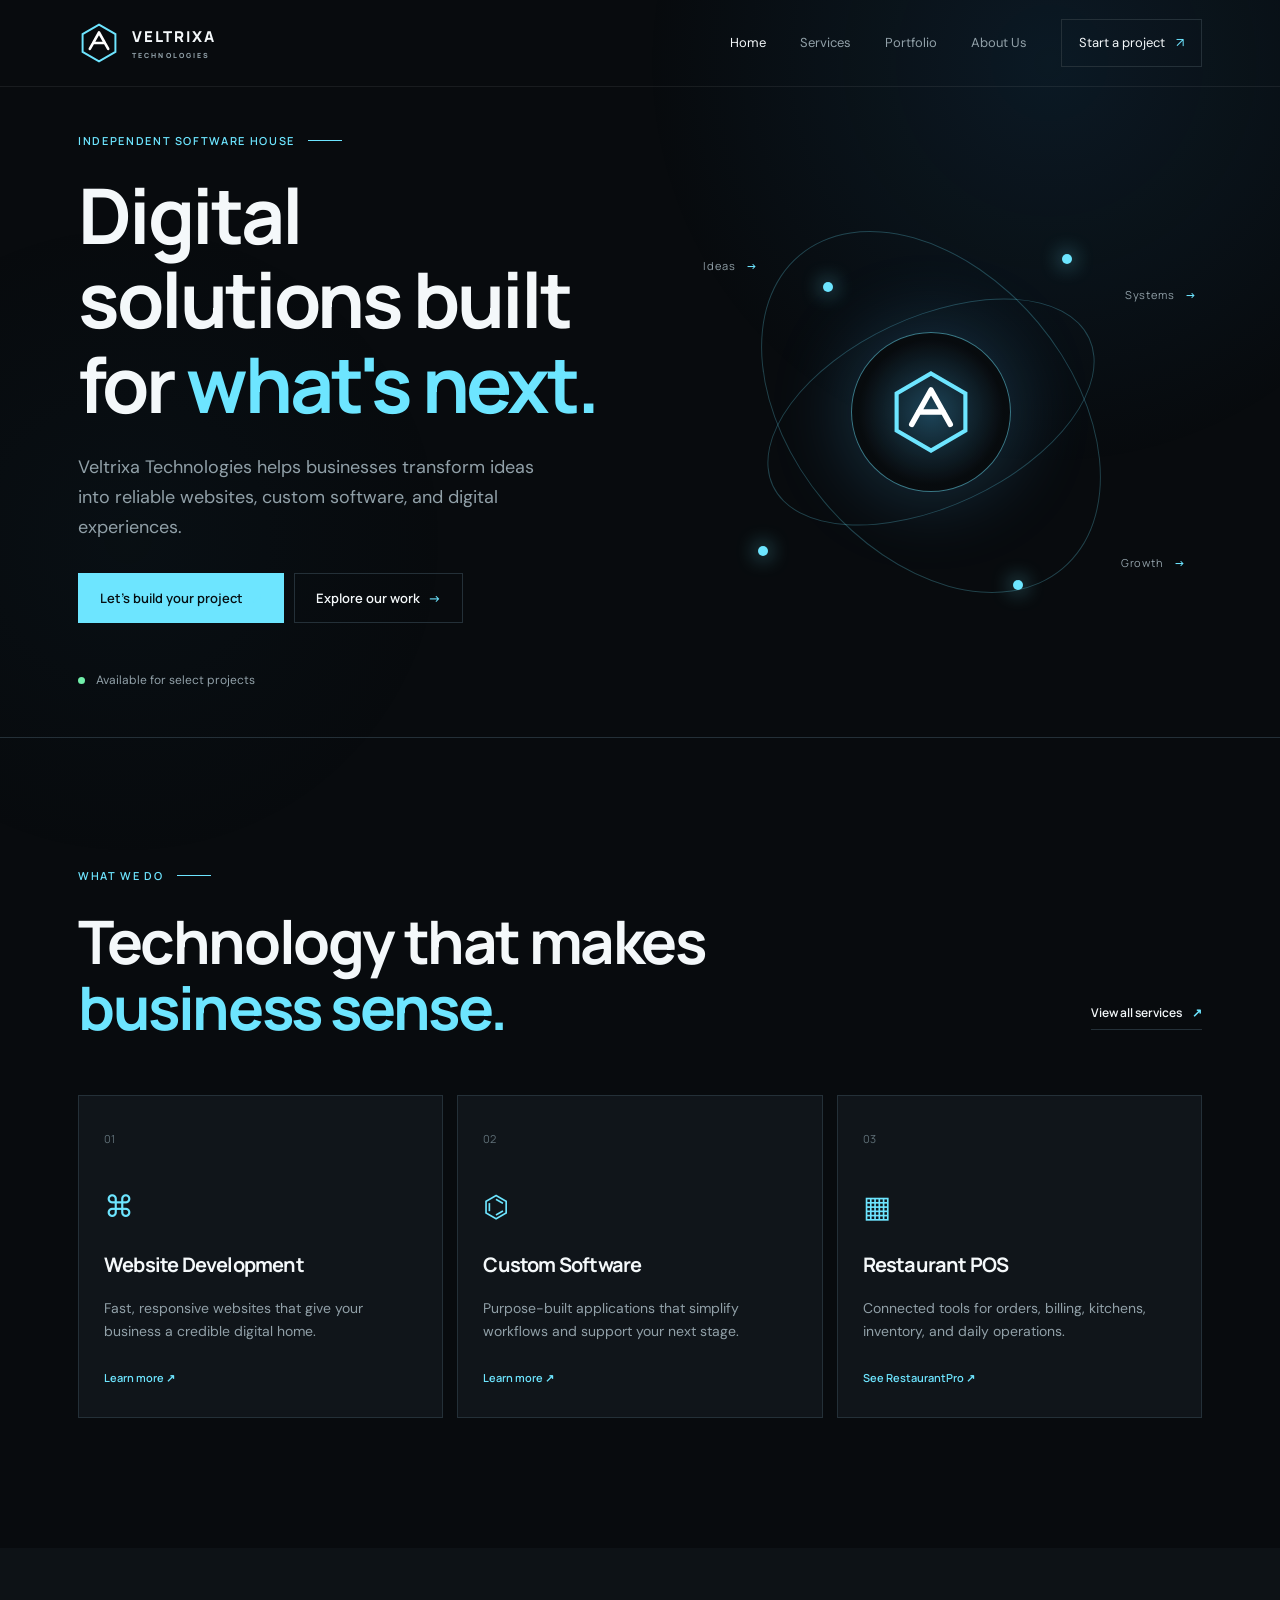
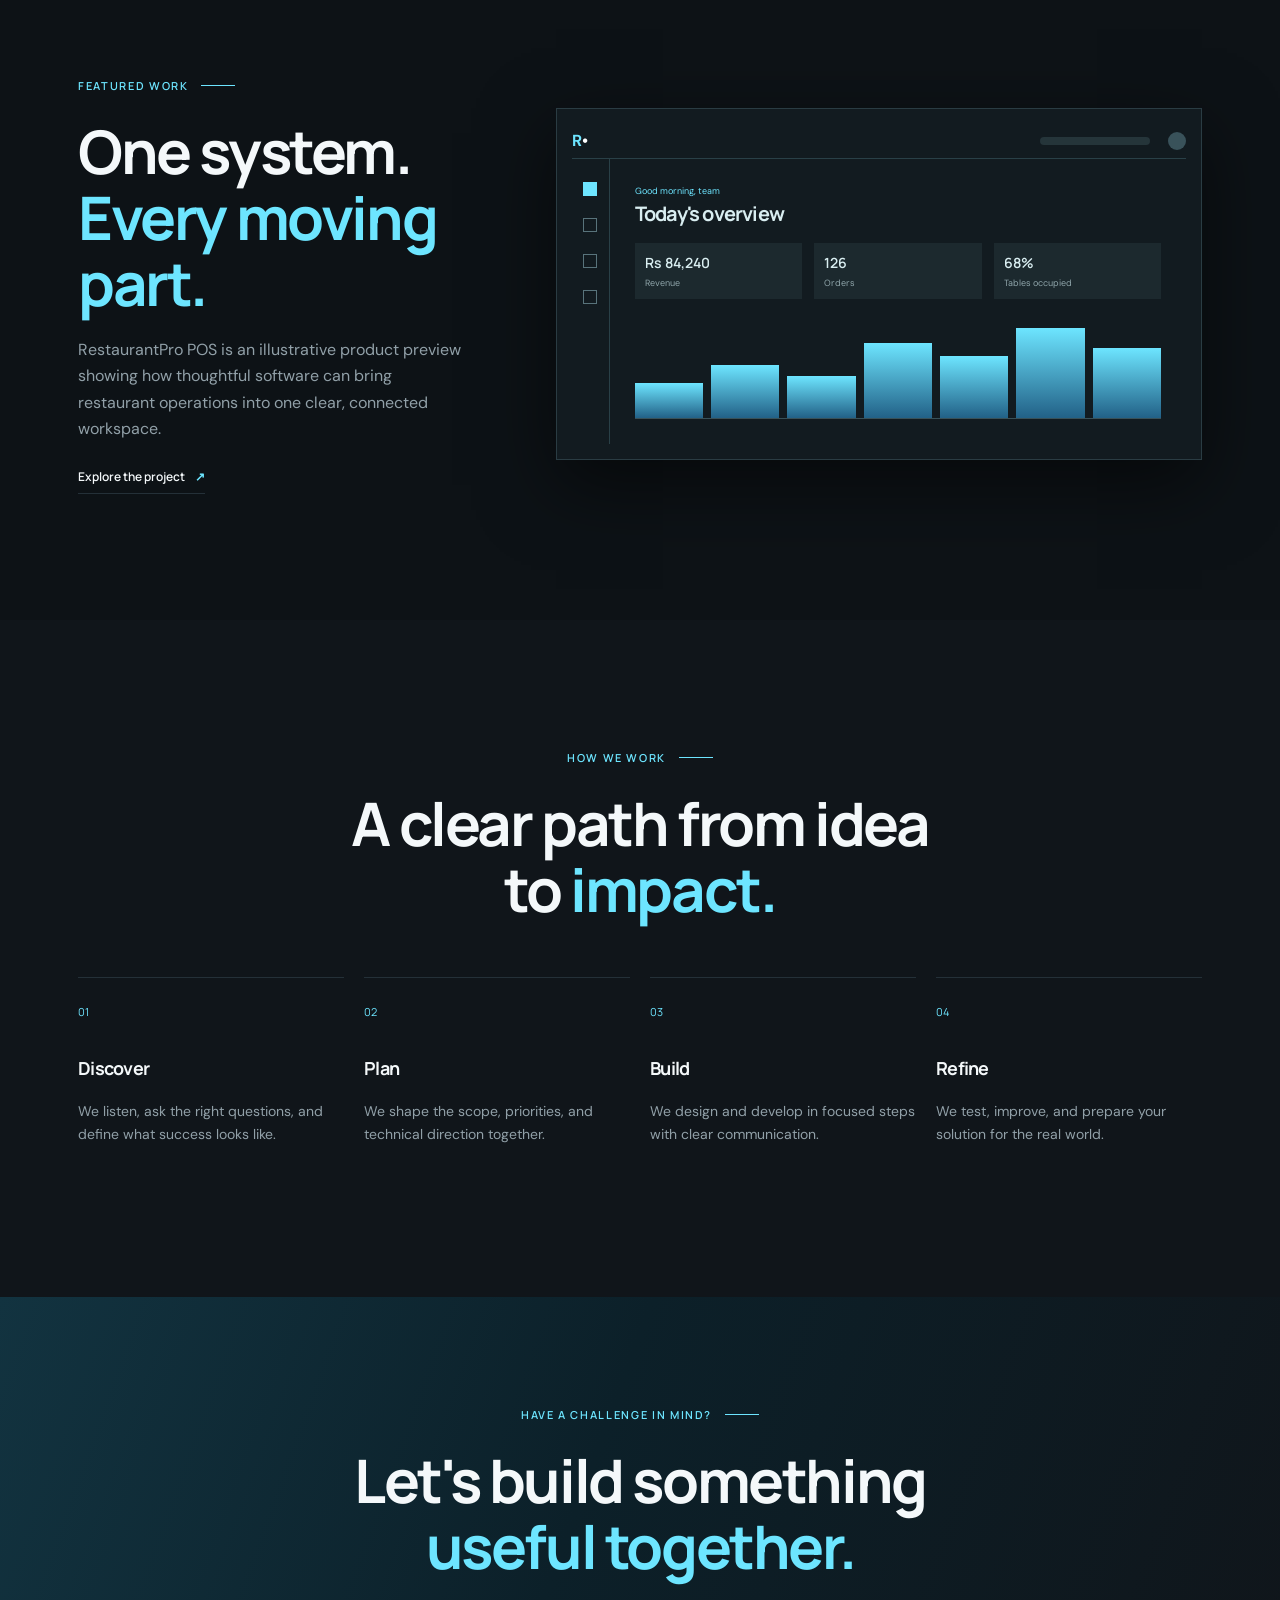
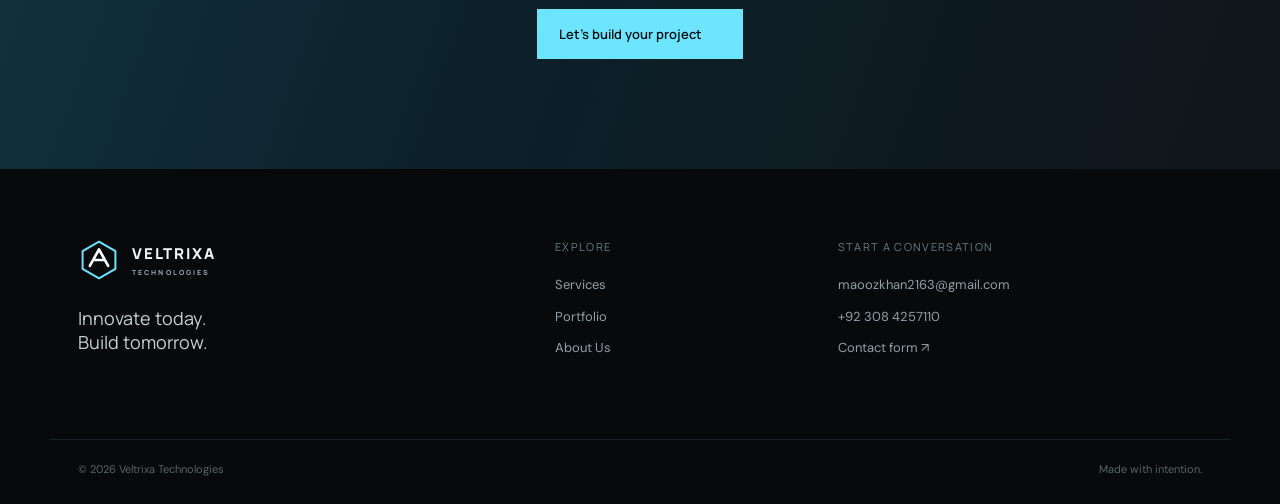
<file: index.html>
<!doctype html>
<html lang="en">
<head>
  <meta charset="utf-8">
  <meta name="viewport" content="width=device-width, initial-scale=1">
  <title>Veltrixa Technologies | Digital Solutions Built for What's Next</title>
  <meta name="description" content="Veltrixa Technologies builds reliable websites, custom software, and digital experiences for ambitious businesses.">
  <meta property="og:title" content="Veltrixa Technologies | Digital Solutions Built for What's Next">
  <meta property="og:description" content="Practical digital solutions, from responsive websites to custom business software.">
  <meta property="og:type" content="website">
  <link rel="canonical" href="https://example.com/">
  <link rel="icon" href="assets/icons/favicon.svg" type="image/svg+xml">
  <link rel="stylesheet" href="assets/css/style.css">
</head>
<body>
  <header class="site-header"><div class="container nav-wrap"><a class="brand" href="index.html" aria-label="Veltrixa Technologies home"><img src="assets/icons/logo.svg" alt="" width="42" height="42"><span>VELTRIXA <small>TECHNOLOGIES</small></span></a><button class="menu-toggle" aria-expanded="false" aria-controls="site-nav"><span></span><span></span><span></span><b class="sr-only">Open menu</b></button><nav id="site-nav" class="site-nav" aria-label="Main navigation"><a class="active" href="index.html">Home</a><a href="services.html">Services</a><a href="portfolio.html">Portfolio</a><a href="about.html">About Us</a><a href="contact.html" class="nav-cta">Start a project <span>↗</span></a></nav></div></header>
  <main>
    <section class="hero container"><div class="hero-copy reveal"><p class="eyebrow">Independent software house <span></span></p><h1>Digital solutions built for <em>what's next.</em></h1><p class="hero-text">Veltrixa Technologies helps businesses transform ideas into reliable websites, custom software, and digital experiences.</p><div class="button-row"><a class="button primary" href="contact.html">Let's build your project <span>↗</span></a><a class="button secondary" href="portfolio.html">Explore our work <span>→</span></a></div><div class="hero-note"><span class="status-dot"></span> Available for select projects</div></div><div class="hero-art reveal" aria-label="Abstract technology network illustration"><div class="orbit orbit-one"></div><div class="orbit orbit-two"></div><div class="core"><img src="assets/icons/logo.svg" alt="" width="88" height="88"></div><span class="node n1"></span><span class="node n2"></span><span class="node n3"></span><span class="node n4"></span><div class="art-label label-one">Ideas <b>→</b></div><div class="art-label label-two">Systems <b>→</b></div><div class="art-label label-three">Growth <b>→</b></div></div></section>
    <section class="section section-border" id="services"><div class="container"><div class="section-intro reveal"><p class="eyebrow">What we do <span></span></p><h2>Technology that makes<br><em>business sense.</em></h2><a class="text-link" href="services.html">View all services <span>↗</span></a></div><div class="service-grid"><article class="service-card reveal"><span class="card-number">01</span><div class="icon-box">⌘</div><h3>Website Development</h3><p>Fast, responsive websites that give your business a credible digital home.</p><a href="services.html#websites">Learn more <span>↗</span></a></article><article class="service-card reveal"><span class="card-number">02</span><div class="icon-box">⌬</div><h3>Custom Software</h3><p>Purpose-built applications that simplify workflows and support your next stage.</p><a href="services.html#software">Learn more <span>↗</span></a></article><article class="service-card reveal"><span class="card-number">03</span><div class="icon-box">▦</div><h3>Restaurant POS</h3><p>Connected tools for orders, billing, kitchens, inventory, and daily operations.</p><a href="portfolio.html">See RestaurantPro <span>↗</span></a></article></div></div></section>
    <section class="section feature-section"><div class="container feature-grid"><div class="feature-copy reveal"><p class="eyebrow">Featured work <span></span></p><h2>One system.<br><em>Every moving part.</em></h2><p>RestaurantPro POS is an illustrative product preview showing how thoughtful software can bring restaurant operations into one clear, connected workspace.</p><a class="text-link" href="portfolio.html">Explore the project <span>↗</span></a></div><div class="dashboard-mock reveal" aria-label="Illustrative RestaurantPro dashboard mockup"><div class="mock-top"><span class="mock-logo">R<span>•</span></span><span class="mock-search"></span><span class="mock-user"></span></div><div class="mock-body"><aside><i class="selected"></i><i></i><i></i><i></i></aside><div class="mock-content"><p class="mock-kicker">Good morning, team</p><h3>Today's overview</h3><div class="stats"><b>Rs 84,240 <small>Revenue</small></b><b>126 <small>Orders</small></b><b>68% <small>Tables occupied</small></b></div><div class="chart"><span style="height:35%"></span><span style="height:53%"></span><span style="height:42%"></span><span style="height:76%"></span><span style="height:62%"></span><span style="height:91%"></span><span style="height:70%"></span></div></div></div></div></div></section>
    <section class="section process-section"><div class="container"><div class="section-intro centered reveal"><p class="eyebrow">How we work <span></span></p><h2>A clear path from idea<br>to <em>impact.</em></h2></div><div class="process-grid"><div class="process-step reveal"><span>01</span><h3>Discover</h3><p>We listen, ask the right questions, and define what success looks like.</p></div><div class="process-step reveal"><span>02</span><h3>Plan</h3><p>We shape the scope, priorities, and technical direction together.</p></div><div class="process-step reveal"><span>03</span><h3>Build</h3><p>We design and develop in focused steps with clear communication.</p></div><div class="process-step reveal"><span>04</span><h3>Refine</h3><p>We test, improve, and prepare your solution for the real world.</p></div></div></div></section>
    <section class="cta-band"><div class="container cta-content reveal"><p class="eyebrow">Have a challenge in mind? <span></span></p><h2>Let's build something<br><em>useful together.</em></h2><a class="button primary" href="contact.html">Let's build your project <span>↗</span></a></div></section>
  </main>
  <footer class="site-footer"><div class="container footer-grid"><div><a class="brand" href="index.html"><img src="assets/icons/logo.svg" alt="" width="42" height="42"><span>VELTRIXA <small>TECHNOLOGIES</small></span></a><p class="footer-tag">Innovate today.<br>Build tomorrow.</p></div><div><h4>Explore</h4><a href="services.html">Services</a><a href="portfolio.html">Portfolio</a><a href="about.html">About Us</a></div><div><h4>Start a conversation</h4><a href="mailto:maoozkhan2163@gmail.com">maoozkhan2163@gmail.com</a><a href="tel:+923084257110">+92 308 4257110</a><a href="contact.html">Contact form ↗</a></div></div><div class="container footer-bottom"><span>© 2026 Veltrixa Technologies</span><span>Made with intention.</span></div></footer><script src="assets/js/main.js"></script>
</body></html>
</file>
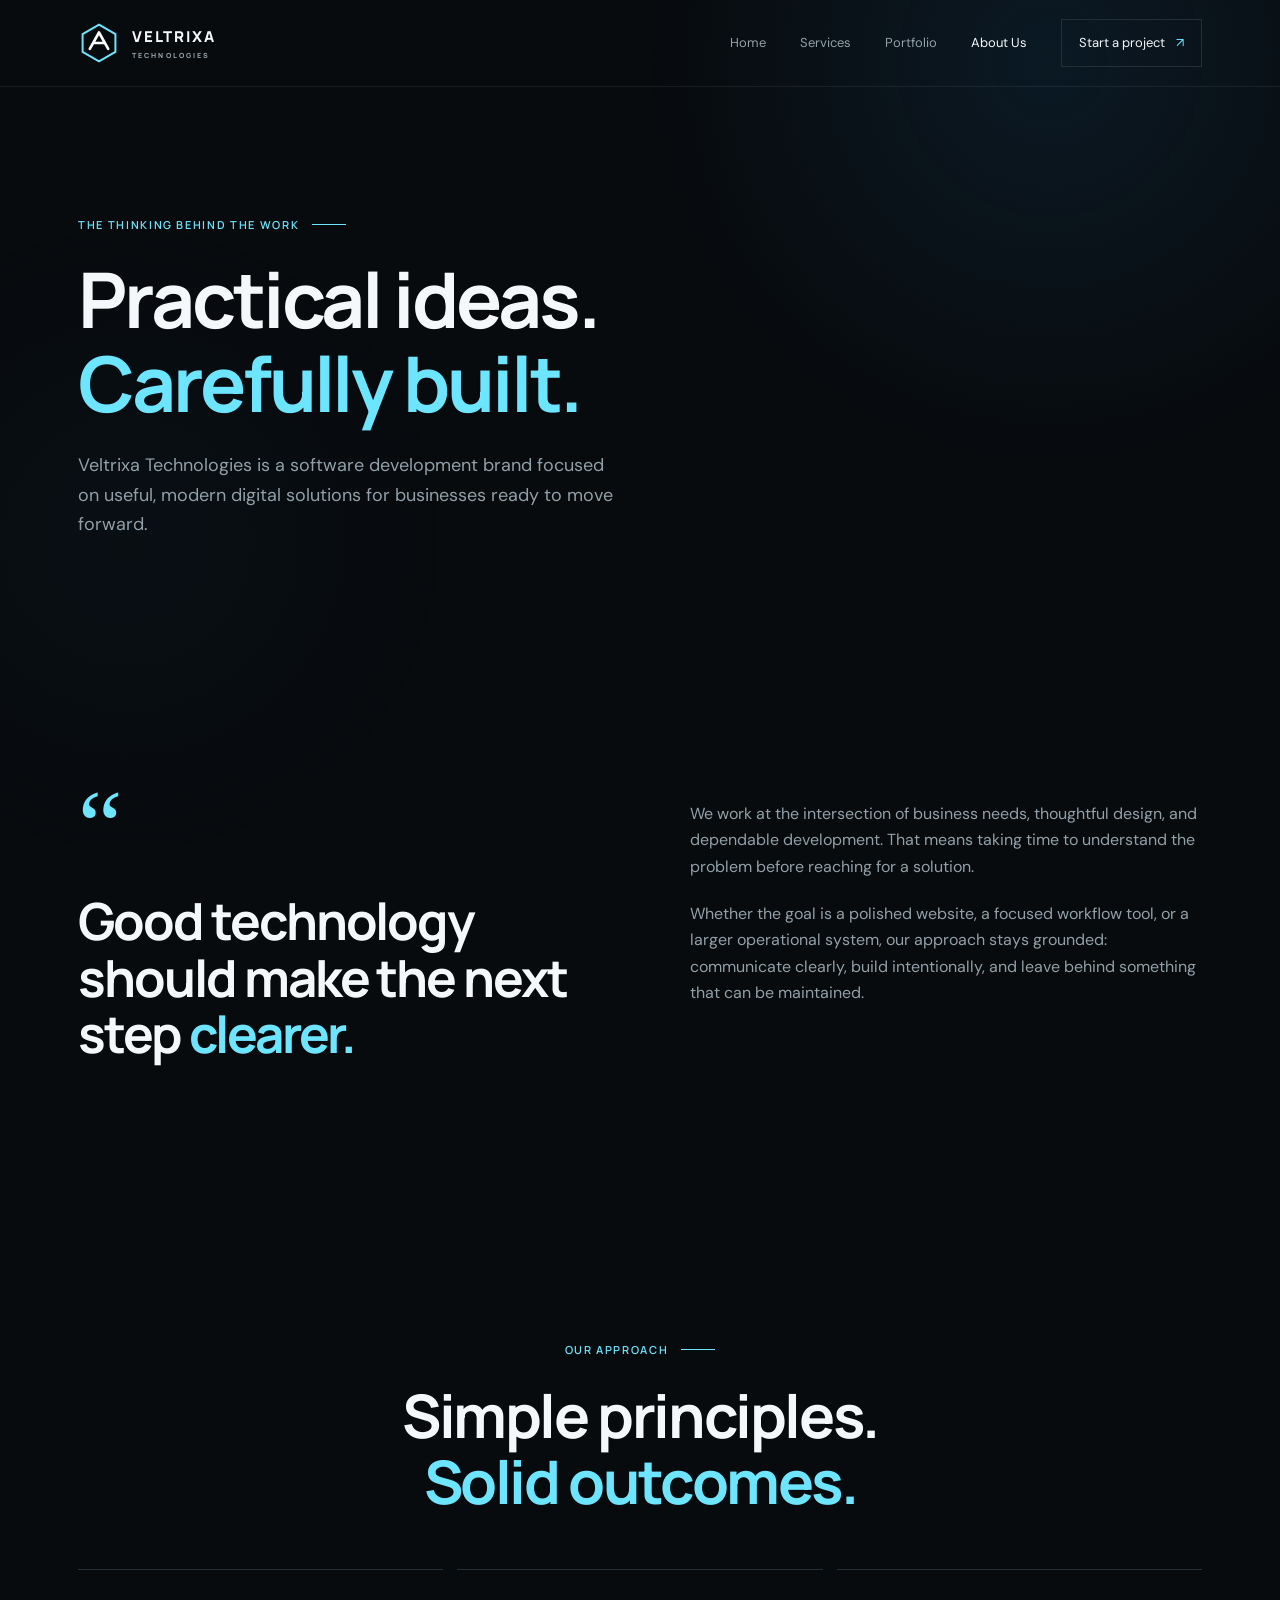
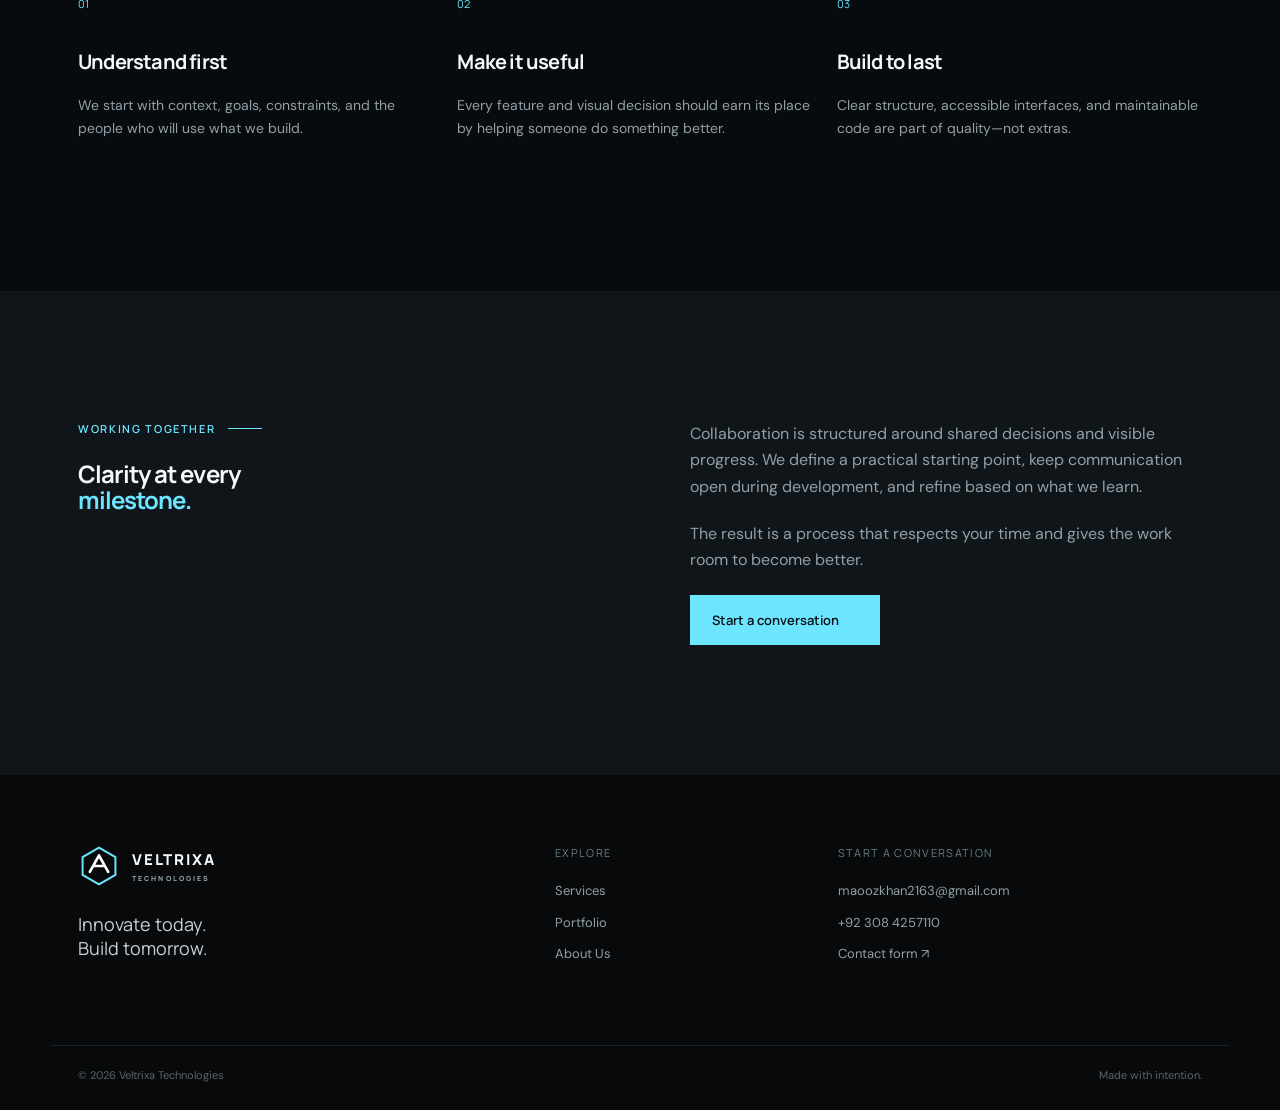
<file: about.html>
<!doctype html><html lang="en"><head><meta charset="utf-8"><meta name="viewport" content="width=device-width, initial-scale=1"><title>About Us | Veltrixa Technologies</title><meta name="description" content="Learn about Veltrixa Technologies and our practical, modern approach to building digital solutions."><meta property="og:title" content="About Us | Veltrixa Technologies"><link rel="canonical" href="https://example.com/about.html"><link rel="icon" href="assets/icons/favicon.svg" type="image/svg+xml"><link rel="stylesheet" href="assets/css/style.css"></head><body><header class="site-header"><div class="container nav-wrap"><a class="brand" href="index.html"><img src="assets/icons/logo.svg" alt="" width="42" height="42"><span>VELTRIXA <small>TECHNOLOGIES</small></span></a><button class="menu-toggle" aria-expanded="false" aria-controls="site-nav"><span></span><span></span><span></span><b class="sr-only">Open menu</b></button><nav id="site-nav" class="site-nav" aria-label="Main navigation"><a href="index.html">Home</a><a href="services.html">Services</a><a href="portfolio.html">Portfolio</a><a class="active" href="about.html">About Us</a><a href="contact.html" class="nav-cta">Start a project <span>↗</span></a></nav></div></header><main><section class="page-hero container"><p class="eyebrow">The thinking behind the work <span></span></p><h1>Practical ideas.<br><em>Carefully built.</em></h1><p>Veltrixa Technologies is a software development brand focused on useful, modern digital solutions for businesses ready to move forward.</p></section><section class="section about-intro"><div class="container about-grid"><div class="about-statement reveal"><span class="quote-mark">“</span><h2>Good technology should make the next step <em>clearer.</em></h2></div><div class="reveal"><p>We work at the intersection of business needs, thoughtful design, and dependable development. That means taking time to understand the problem before reaching for a solution.</p><p>Whether the goal is a polished website, a focused workflow tool, or a larger operational system, our approach stays grounded: communicate clearly, build intentionally, and leave behind something that can be maintained.</p></div></div></section><section class="section principles"><div class="container"><div class="section-intro centered reveal"><p class="eyebrow">Our approach <span></span></p><h2>Simple principles.<br><em>Solid outcomes.</em></h2></div><div class="principle-grid"><article class="principle reveal"><span>01</span><h3>Understand first</h3><p>We start with context, goals, constraints, and the people who will use what we build.</p></article><article class="principle reveal"><span>02</span><h3>Make it useful</h3><p>Every feature and visual decision should earn its place by helping someone do something better.</p></article><article class="principle reveal"><span>03</span><h3>Build to last</h3><p>Clear structure, accessible interfaces, and maintainable code are part of quality—not extras.</p></article></div></div></section><section class="section collaboration"><div class="container details-grid"><div><p class="eyebrow">Working together <span></span></p><h2>Clarity at every<br><em>milestone.</em></h2></div><div><p>Collaboration is structured around shared decisions and visible progress. We define a practical starting point, keep communication open during development, and refine based on what we learn.</p><p>The result is a process that respects your time and gives the work room to become better.</p><a class="button primary" href="contact.html">Start a conversation <span>↗</span></a></div></div></section></main><footer class="site-footer"><div class="container footer-grid"><div><a class="brand" href="index.html"><img src="assets/icons/logo.svg" alt="" width="42" height="42"><span>VELTRIXA <small>TECHNOLOGIES</small></span></a><p class="footer-tag">Innovate today.<br>Build tomorrow.</p></div><div><h4>Explore</h4><a href="services.html">Services</a><a href="portfolio.html">Portfolio</a><a href="about.html">About Us</a></div><div><h4>Start a conversation</h4><a href="mailto:maoozkhan2163@gmail.com">maoozkhan2163@gmail.com</a><a href="tel:+923084257110">+92 308 4257110</a><a href="contact.html">Contact form ↗</a></div></div><div class="container footer-bottom"><span>© 2026 Veltrixa Technologies</span><span>Made with intention.</span></div></footer><script src="assets/js/main.js"></script></body></html>
</file>
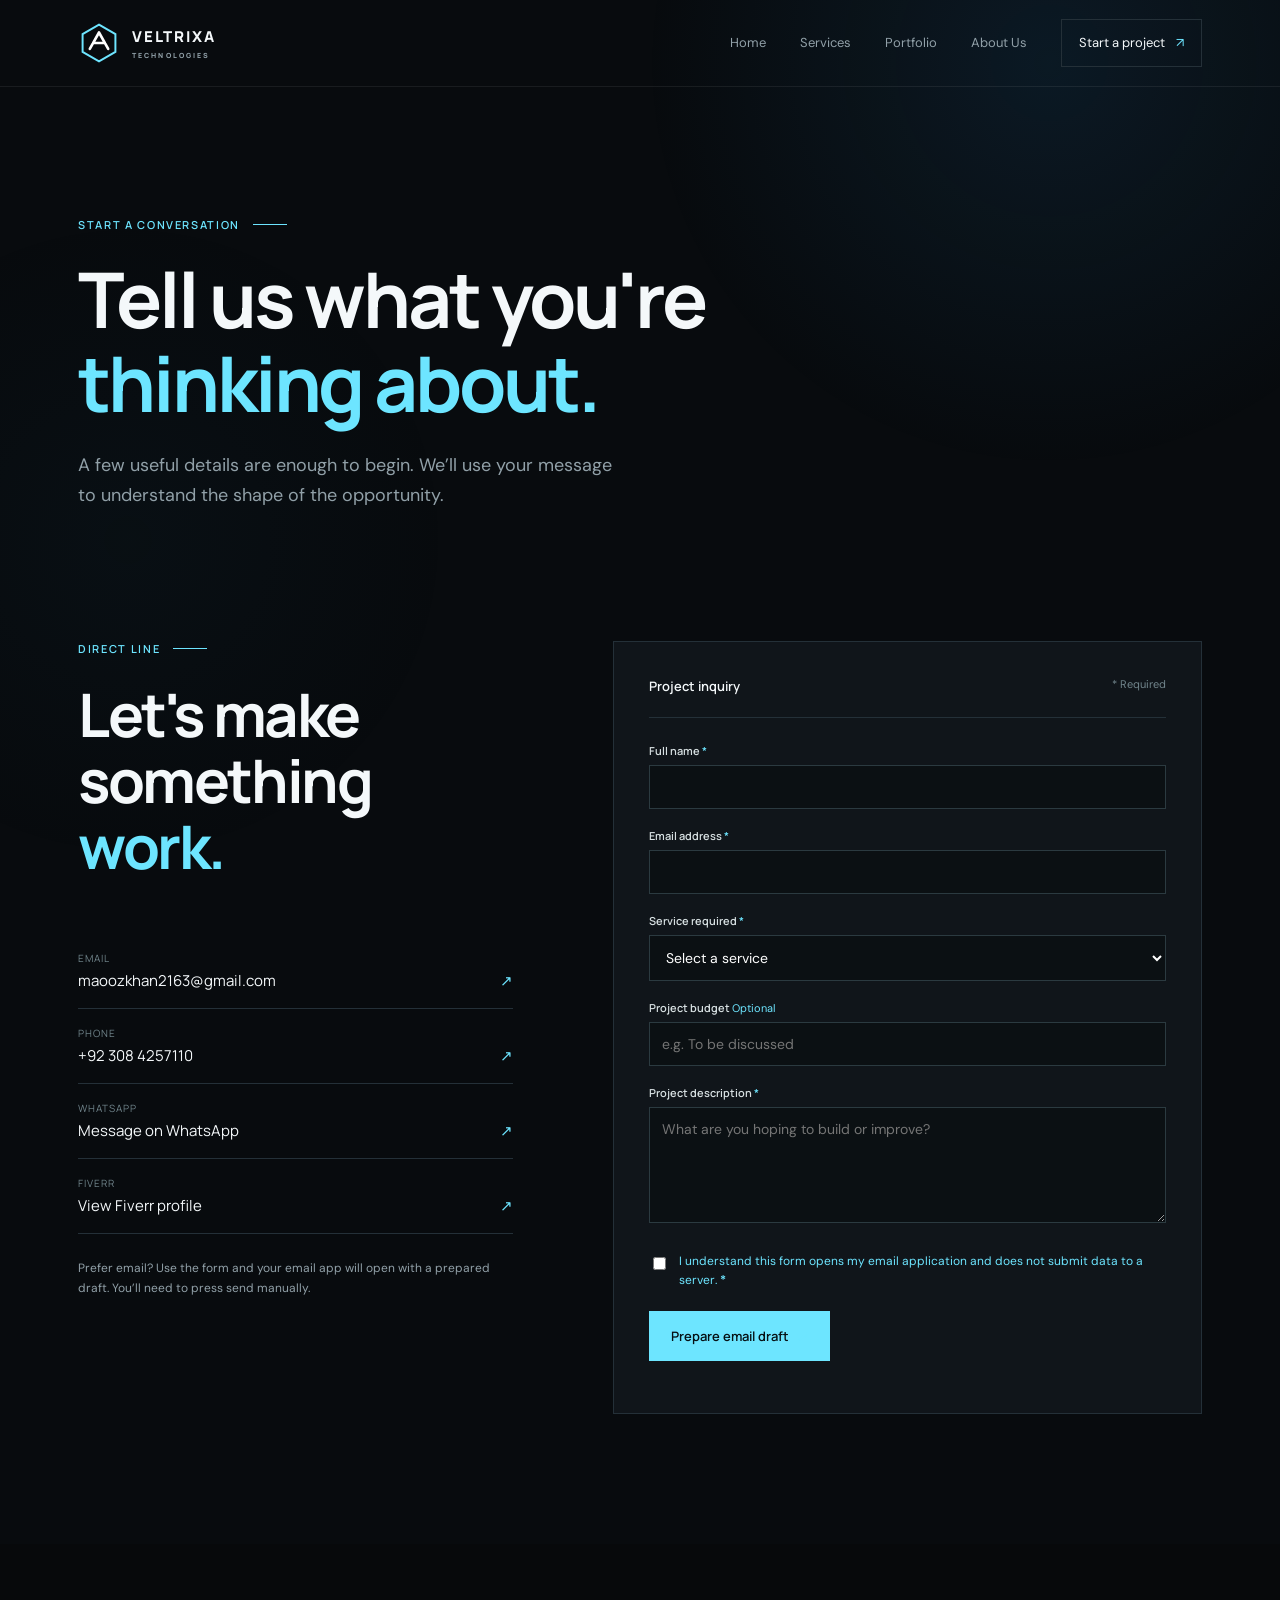
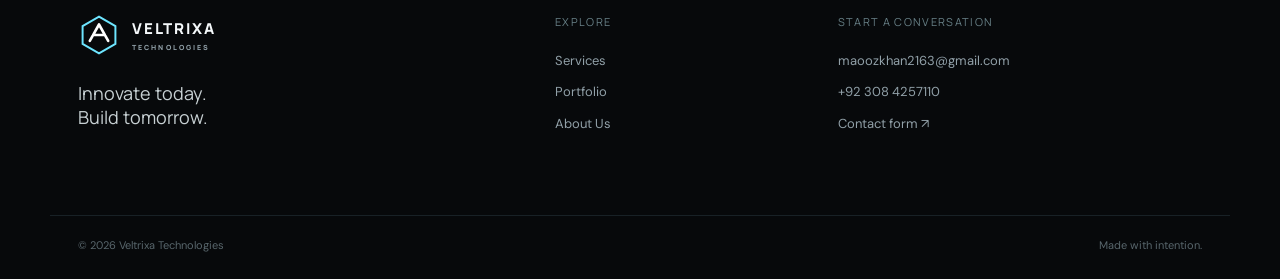
<file: contact.html>
<!doctype html><html lang="en"><head><meta charset="utf-8"><meta name="viewport" content="width=device-width, initial-scale=1"><title>Contact | Veltrixa Technologies</title><meta name="description" content="Talk to Veltrixa Technologies about your website, software, design, or digital product project."><meta property="og:title" content="Contact | Veltrixa Technologies"><link rel="canonical" href="https://example.com/contact.html"><link rel="icon" href="assets/icons/favicon.svg" type="image/svg+xml"><link rel="stylesheet" href="assets/css/style.css"></head><body><header class="site-header"><div class="container nav-wrap"><a class="brand" href="index.html"><img src="assets/icons/logo.svg" alt="" width="42" height="42"><span>VELTRIXA <small>TECHNOLOGIES</small></span></a><button class="menu-toggle" aria-expanded="false" aria-controls="site-nav"><span></span><span></span><span></span><b class="sr-only">Open menu</b></button><nav id="site-nav" class="site-nav" aria-label="Main navigation"><a href="index.html">Home</a><a href="services.html">Services</a><a href="portfolio.html">Portfolio</a><a href="about.html">About Us</a><a class="active nav-cta" href="contact.html">Start a project <span>↗</span></a></nav></div></header><main><section class="page-hero container contact-hero"><p class="eyebrow">Start a conversation <span></span></p><h1>Tell us what you're<br><em>thinking about.</em></h1><p>A few useful details are enough to begin. We’ll use your message to understand the shape of the opportunity.</p></section><section class="section contact-section"><div class="container contact-grid"><div class="contact-details reveal"><p class="eyebrow">Direct line <span></span></p><h2>Let's make<br>something <em>work.</em></h2><div class="contact-links"><a href="mailto:maoozkhan2163@gmail.com"><small>Email</small>maoozkhan2163@gmail.com <span>↗</span></a><a href="tel:+923084257110"><small>Phone</small>+92 308 4257110 <span>↗</span></a><a id="whatsapp-link" class="optional-link" href="#" hidden><small>WhatsApp</small>Message on WhatsApp <span>↗</span></a><a id="fiverr-link" class="optional-link" href="#" target="_blank" rel="noopener" hidden><small>Fiverr</small>View Fiverr profile <span>↗</span></a></div><p class="contact-note">Prefer email? Use the form and your email app will open with a prepared draft. You’ll need to press send manually.</p></div><form class="inquiry-form reveal" id="inquiry-form" novalidate><div class="form-heading"><span>Project inquiry</span><span class="required-note">* Required</span></div><label for="name">Full name <span>*</span></label><input id="name" name="name" autocomplete="name" required><label for="email">Email address <span>*</span></label><input id="email" name="email" type="email" autocomplete="email" required><label for="service">Service required <span>*</span></label><select id="service" name="service" required><option value="">Select a service</option><option>Website Development</option><option>Custom Software</option><option>Restaurant POS Software</option><option>AI Solutions</option><option>E-commerce</option><option>UI/UX Design</option><option>Maintenance</option><option>Something else</option></select><label for="budget">Project budget <span class="optional">Optional</span></label><input id="budget" name="budget" placeholder="e.g. To be discussed"><label for="description">Project description <span>*</span></label><textarea id="description" name="description" rows="5" required placeholder="What are you hoping to build or improve?"></textarea><label class="check-label"><input type="checkbox" id="privacy" required><span>I understand this form opens my email application and does not submit data to a server. <b>*</b></span></label><button class="button primary" type="submit">Prepare email draft <span>↗</span></button><p class="form-status" id="form-status" role="status" aria-live="polite"></p></form></div></section></main><footer class="site-footer"><div class="container footer-grid"><div><a class="brand" href="index.html"><img src="assets/icons/logo.svg" alt="" width="42" height="42"><span>VELTRIXA <small>TECHNOLOGIES</small></span></a><p class="footer-tag">Innovate today.<br>Build tomorrow.</p></div><div><h4>Explore</h4><a href="services.html">Services</a><a href="portfolio.html">Portfolio</a><a href="about.html">About Us</a></div><div><h4>Start a conversation</h4><a href="mailto:maoozkhan2163@gmail.com">maoozkhan2163@gmail.com</a><a href="tel:+923084257110">+92 308 4257110</a><a href="contact.html">Contact form ↗</a></div></div><div class="container footer-bottom"><span>© 2026 Veltrixa Technologies</span><span>Made with intention.</span></div></footer><script src="assets/js/main.js"></script></body></html>
</file>
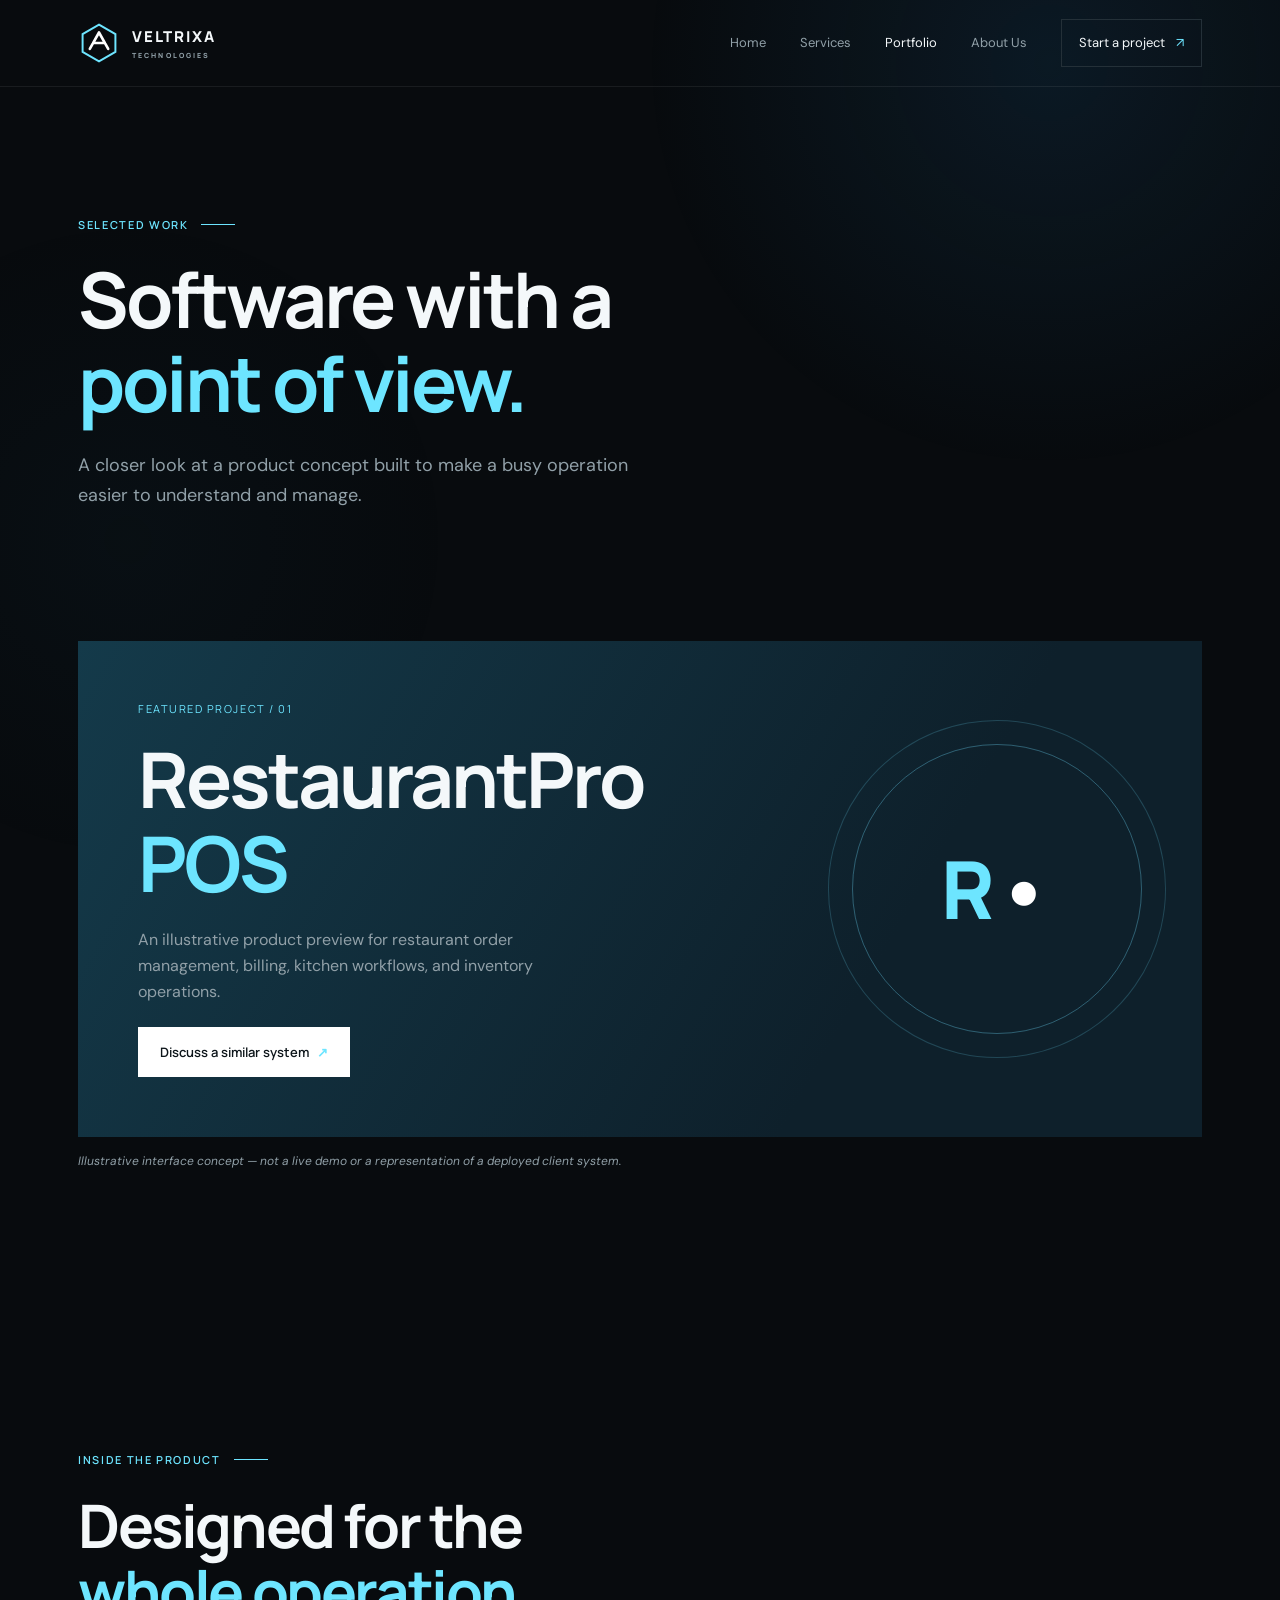
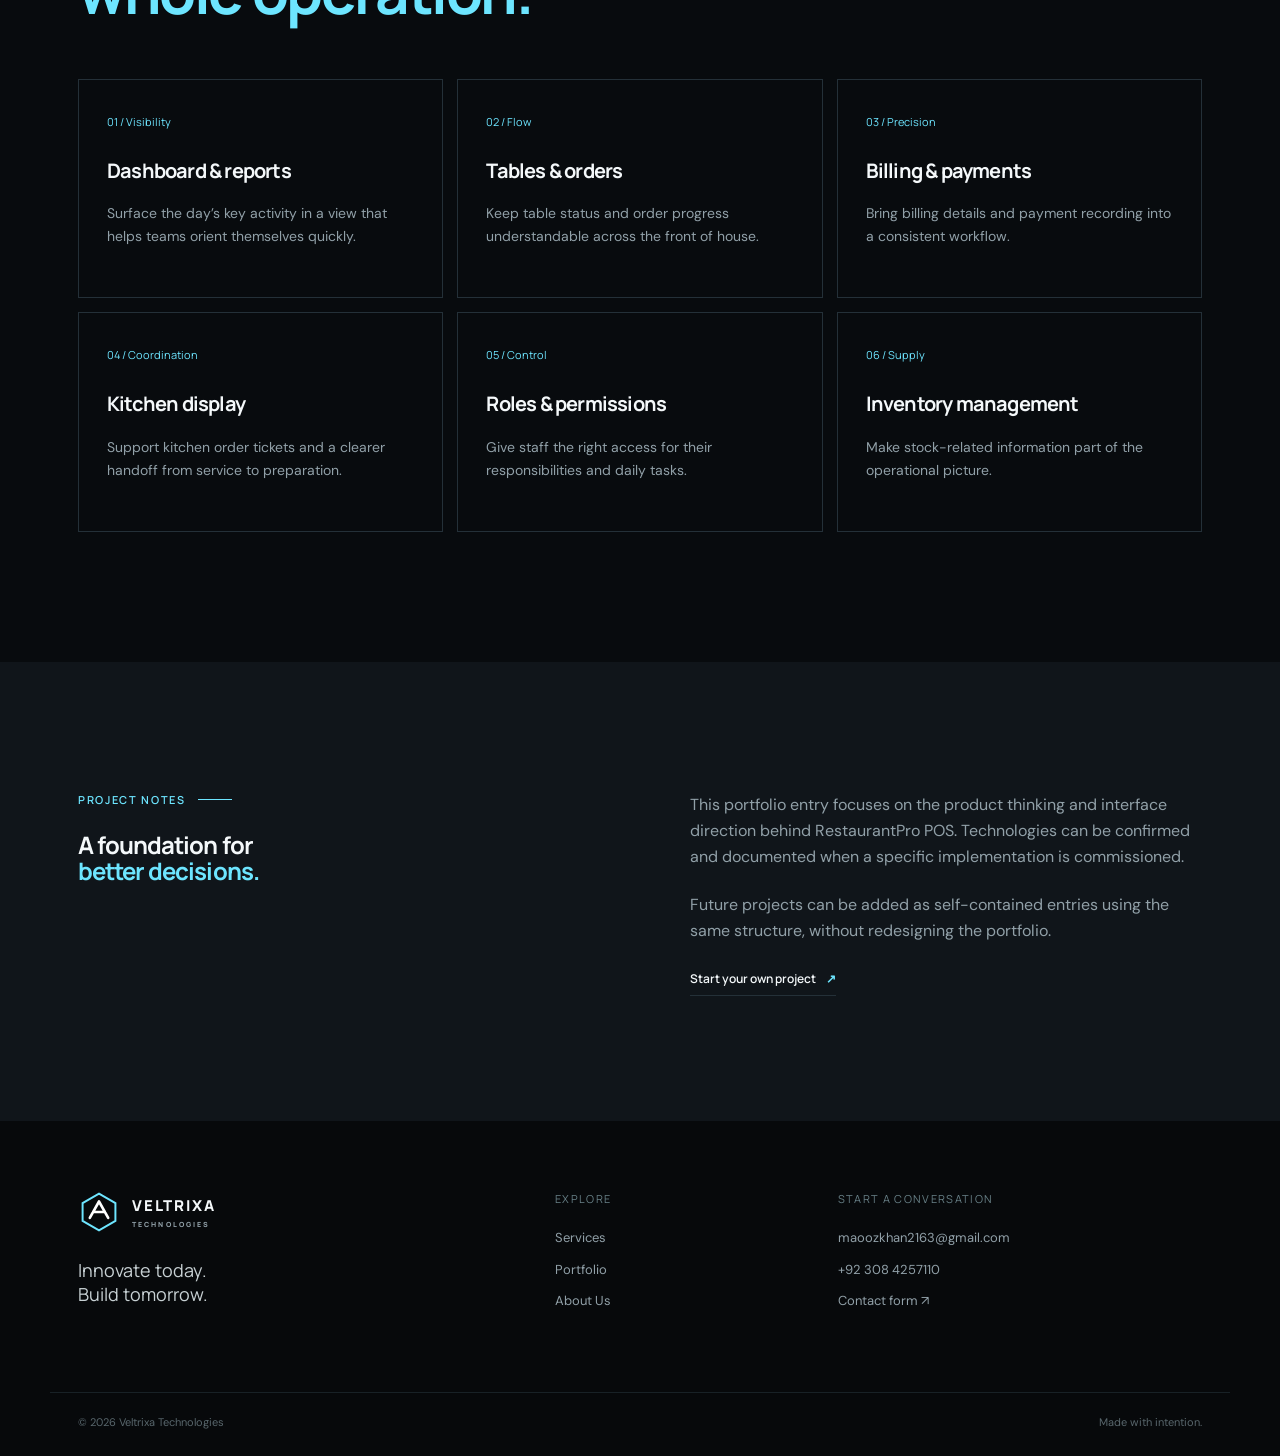
<file: portfolio.html>
<!doctype html><html lang="en"><head><meta charset="utf-8"><meta name="viewport" content="width=device-width, initial-scale=1"><title>Portfolio | Veltrixa Technologies</title><meta name="description" content="Explore RestaurantPro POS, an illustrative software project preview by Veltrixa Technologies."><meta property="og:title" content="Portfolio | Veltrixa Technologies"><link rel="canonical" href="https://example.com/portfolio.html"><link rel="icon" href="assets/icons/favicon.svg" type="image/svg+xml"><link rel="stylesheet" href="assets/css/style.css"></head><body><header class="site-header"><div class="container nav-wrap"><a class="brand" href="index.html"><img src="assets/icons/logo.svg" alt="" width="42" height="42"><span>VELTRIXA <small>TECHNOLOGIES</small></span></a><button class="menu-toggle" aria-expanded="false" aria-controls="site-nav"><span></span><span></span><span></span><b class="sr-only">Open menu</b></button><nav id="site-nav" class="site-nav" aria-label="Main navigation"><a href="index.html">Home</a><a href="services.html">Services</a><a class="active" href="portfolio.html">Portfolio</a><a href="about.html">About Us</a><a href="contact.html" class="nav-cta">Start a project <span>↗</span></a></nav></div></header><main><section class="page-hero container"><p class="eyebrow">Selected work <span></span></p><h1>Software with a<br><em>point of view.</em></h1><p>A closer look at a product concept built to make a busy operation easier to understand and manage.</p></section><section class="section project-hero"><div class="container"><div class="project-banner reveal"><div><p class="project-label">Featured project / 01</p><h2>RestaurantPro<br><em>POS</em></h2><p class="project-description">An illustrative product preview for restaurant order management, billing, kitchen workflows, and inventory operations.</p><a class="button light" href="contact.html?service=RestaurantPro%20POS">Discuss a similar system <span>↗</span></a></div><div class="project-shape"><div class="shape-ring"></div><span>R<span>•</span></span></div></div><p class="disclaimer">Illustrative interface concept — not a live demo or a representation of a deployed client system.</p></div></section><section class="section"><div class="container"><div class="section-intro reveal"><p class="eyebrow">Inside the product <span></span></p><h2>Designed for the<br><em>whole operation.</em></h2></div><div class="feature-cards"><article class="feature-card reveal"><span>01 / Visibility</span><h3>Dashboard &amp; reports</h3><p>Surface the day’s key activity in a view that helps teams orient themselves quickly.</p></article><article class="feature-card reveal"><span>02 / Flow</span><h3>Tables &amp; orders</h3><p>Keep table status and order progress understandable across the front of house.</p></article><article class="feature-card reveal"><span>03 / Precision</span><h3>Billing &amp; payments</h3><p>Bring billing details and payment recording into a consistent workflow.</p></article><article class="feature-card reveal"><span>04 / Coordination</span><h3>Kitchen display</h3><p>Support kitchen order tickets and a clearer handoff from service to preparation.</p></article><article class="feature-card reveal"><span>05 / Control</span><h3>Roles &amp; permissions</h3><p>Give staff the right access for their responsibilities and daily tasks.</p></article><article class="feature-card reveal"><span>06 / Supply</span><h3>Inventory management</h3><p>Make stock-related information part of the operational picture.</p></article></div></div></section><section class="section project-details"><div class="container details-grid"><div><p class="eyebrow">Project notes <span></span></p><h2>A foundation for<br><em>better decisions.</em></h2></div><div><p>This portfolio entry focuses on the product thinking and interface direction behind RestaurantPro POS. Technologies can be confirmed and documented when a specific implementation is commissioned.</p><p>Future projects can be added as self-contained entries using the same structure, without redesigning the portfolio.</p><a class="text-link" href="contact.html">Start your own project <span>↗</span></a></div></div></section></main><footer class="site-footer"><div class="container footer-grid"><div><a class="brand" href="index.html"><img src="assets/icons/logo.svg" alt="" width="42" height="42"><span>VELTRIXA <small>TECHNOLOGIES</small></span></a><p class="footer-tag">Innovate today.<br>Build tomorrow.</p></div><div><h4>Explore</h4><a href="services.html">Services</a><a href="portfolio.html">Portfolio</a><a href="about.html">About Us</a></div><div><h4>Start a conversation</h4><a href="mailto:maoozkhan2163@gmail.com">maoozkhan2163@gmail.com</a><a href="tel:+923084257110">+92 308 4257110</a><a href="contact.html">Contact form ↗</a></div></div><div class="container footer-bottom"><span>© 2026 Veltrixa Technologies</span><span>Made with intention.</span></div></footer><script src="assets/js/main.js"></script></body></html>
</file>
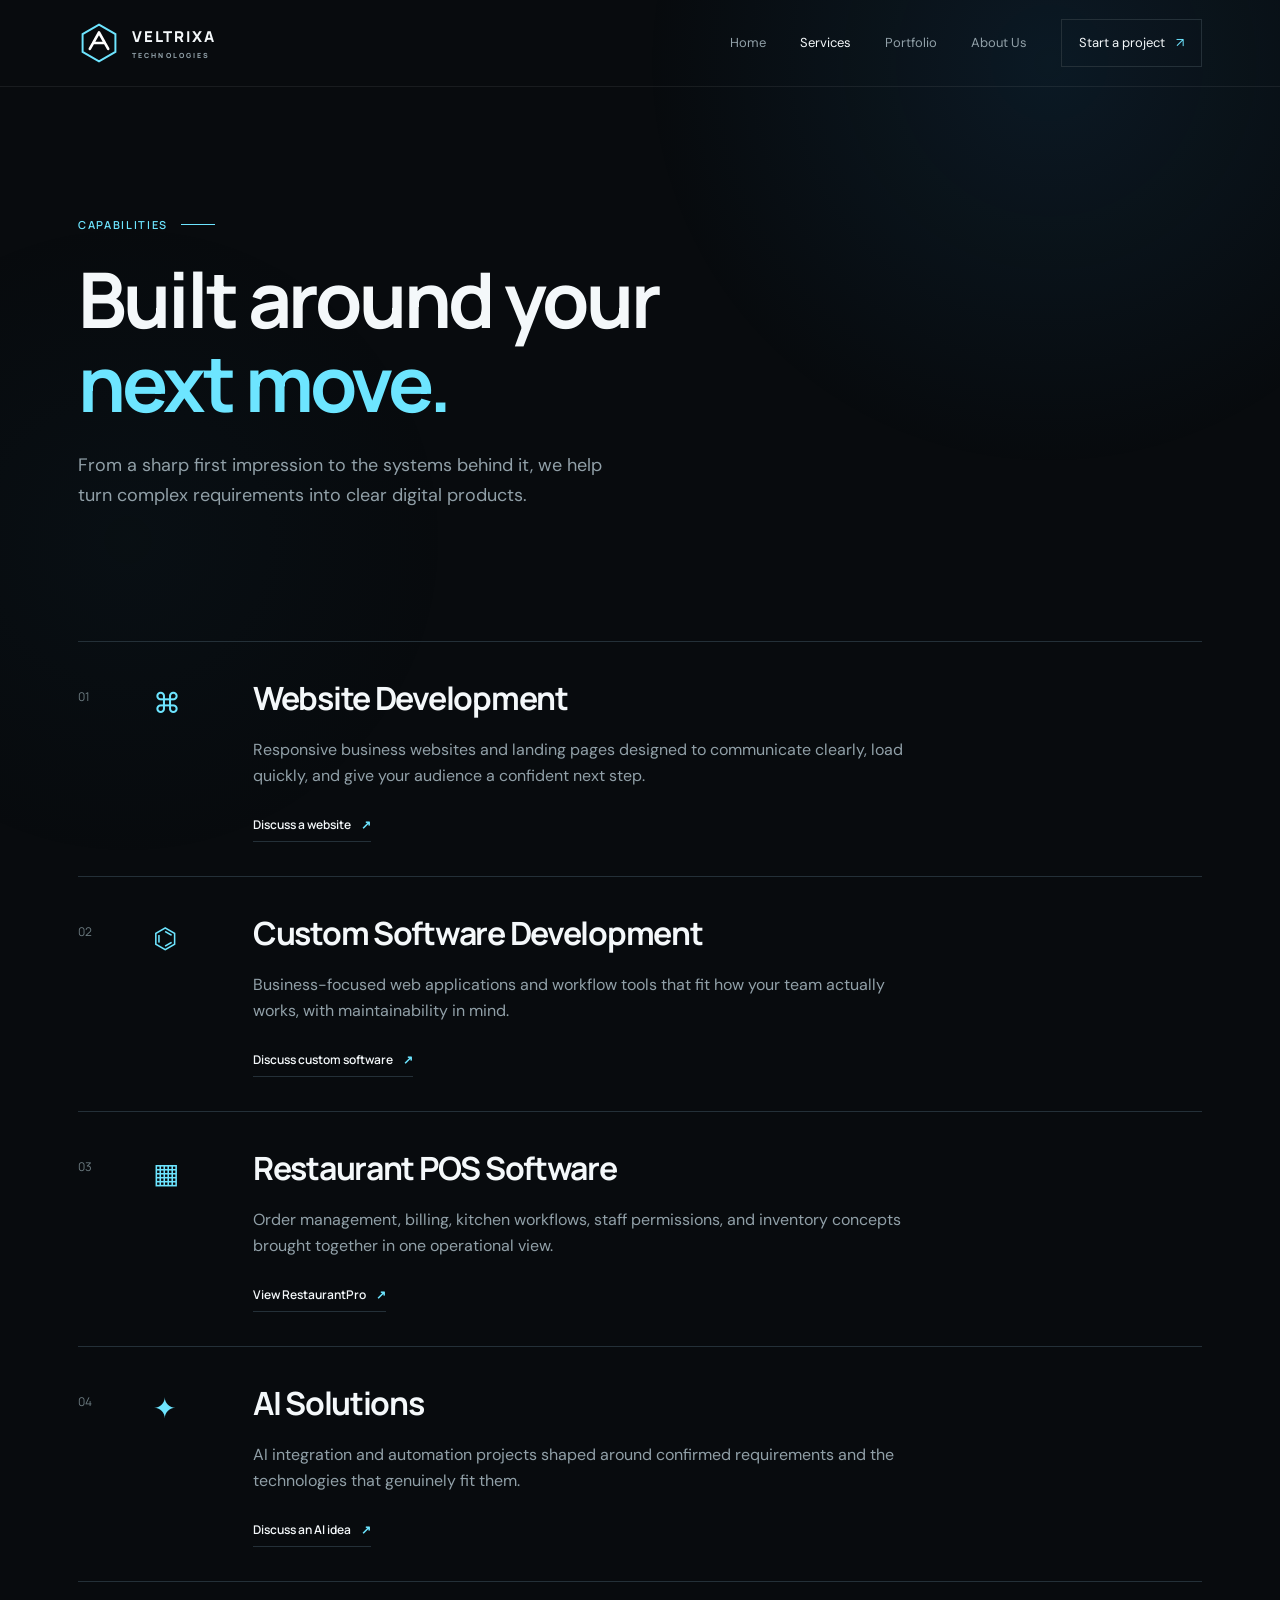
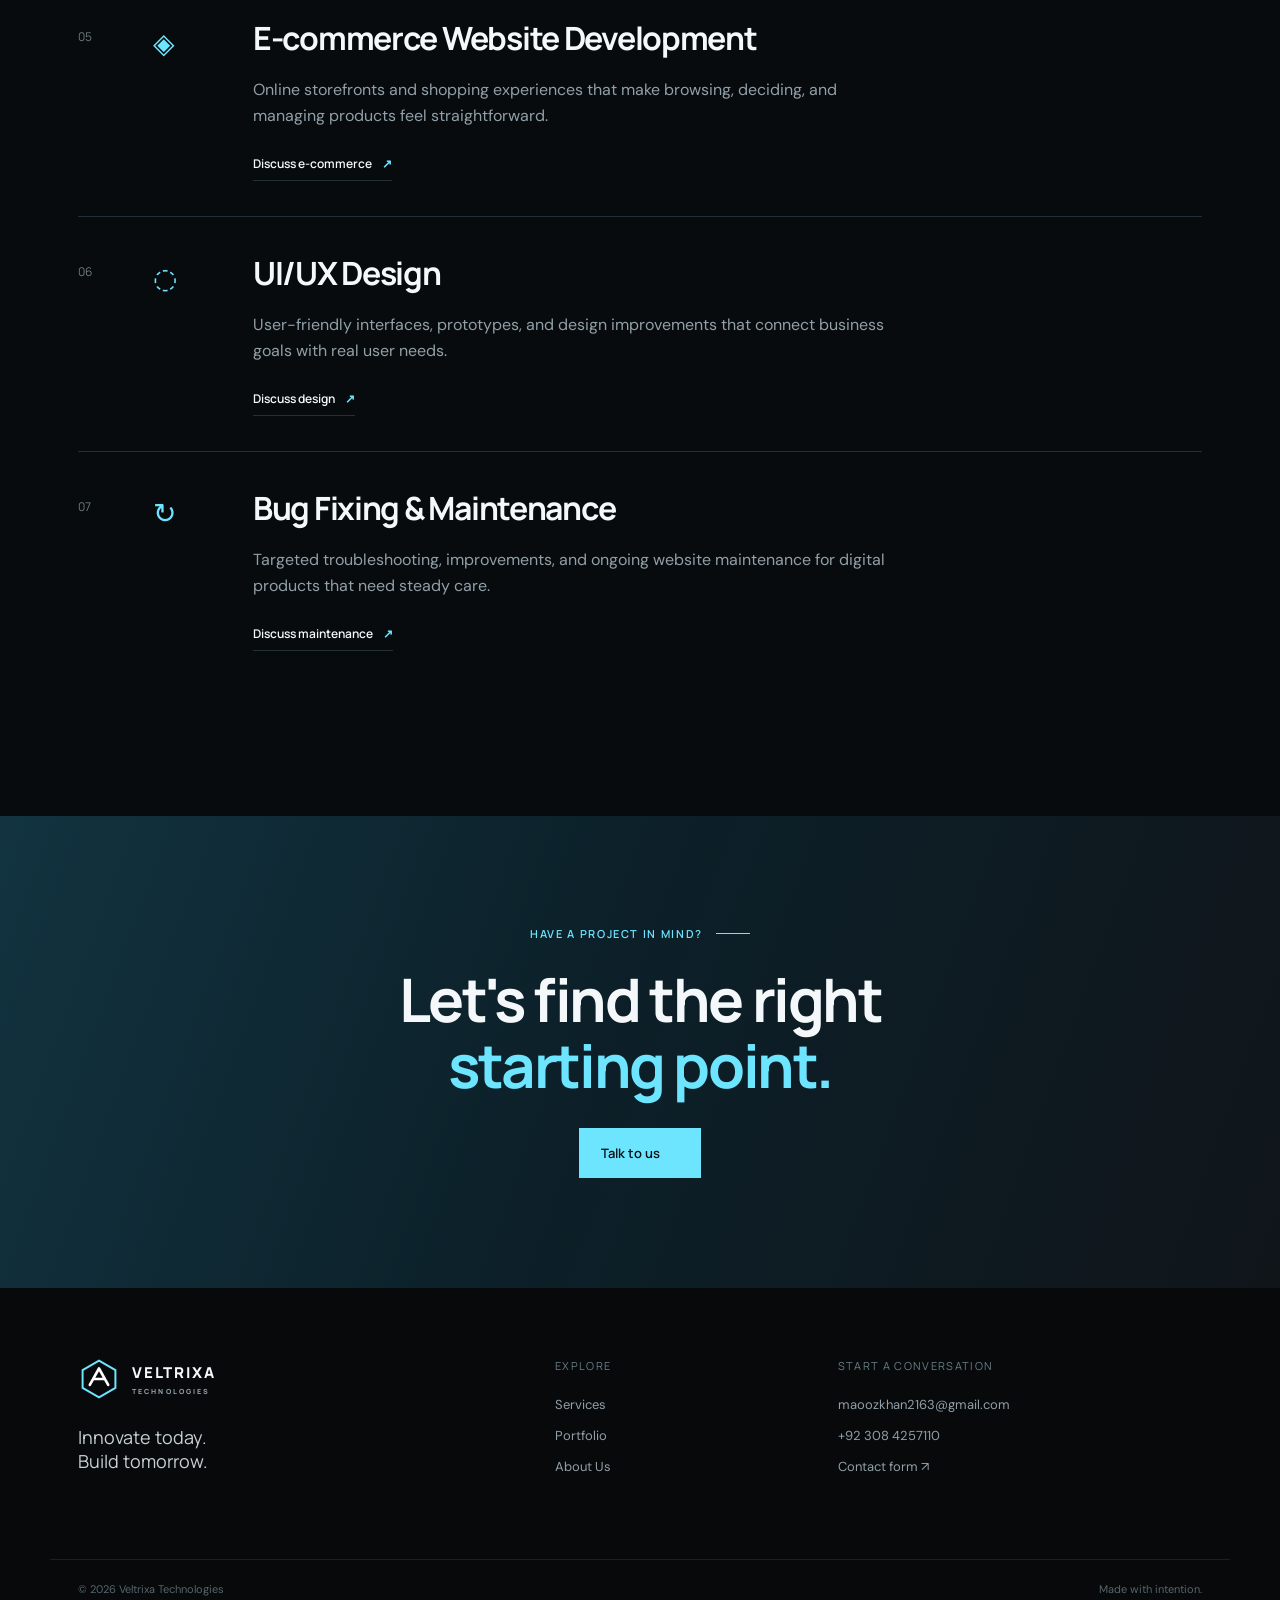
<file: services.html>
<!doctype html><html lang="en"><head><meta charset="utf-8"><meta name="viewport" content="width=device-width, initial-scale=1"><title>Services | Veltrixa Technologies</title><meta name="description" content="Explore Veltrixa Technologies services: websites, custom software, POS systems, AI solutions, e-commerce, UI/UX, and maintenance."><meta property="og:title" content="Services | Veltrixa Technologies"><link rel="canonical" href="https://example.com/services.html"><link rel="icon" href="assets/icons/favicon.svg" type="image/svg+xml"><link rel="stylesheet" href="assets/css/style.css"></head><body><header class="site-header"><div class="container nav-wrap"><a class="brand" href="index.html"><img src="assets/icons/logo.svg" alt="" width="42" height="42"><span>VELTRIXA <small>TECHNOLOGIES</small></span></a><button class="menu-toggle" aria-expanded="false" aria-controls="site-nav"><span></span><span></span><span></span><b class="sr-only">Open menu</b></button><nav id="site-nav" class="site-nav" aria-label="Main navigation"><a href="index.html">Home</a><a class="active" href="services.html">Services</a><a href="portfolio.html">Portfolio</a><a href="about.html">About Us</a><a href="contact.html" class="nav-cta">Start a project <span>↗</span></a></nav></div></header><main><section class="page-hero container"><p class="eyebrow">Capabilities <span></span></p><h1>Built around your<br><em>next move.</em></h1><p>From a sharp first impression to the systems behind it, we help turn complex requirements into clear digital products.</p></section><section class="section services-list"><div class="container"><article id="websites" class="service-row reveal"><div class="service-index">01</div><div class="service-row-icon">⌘</div><div><h2>Website Development</h2><p>Responsive business websites and landing pages designed to communicate clearly, load quickly, and give your audience a confident next step.</p><a class="text-link" href="contact.html?service=Website%20Development">Discuss a website <span>↗</span></a></div></article><article id="software" class="service-row reveal"><div class="service-index">02</div><div class="service-row-icon">⌬</div><div><h2>Custom Software Development</h2><p>Business-focused web applications and workflow tools that fit how your team actually works, with maintainability in mind.</p><a class="text-link" href="contact.html?service=Custom%20Software">Discuss custom software <span>↗</span></a></div></article><article class="service-row reveal"><div class="service-index">03</div><div class="service-row-icon">▦</div><div><h2>Restaurant POS Software</h2><p>Order management, billing, kitchen workflows, staff permissions, and inventory concepts brought together in one operational view.</p><a class="text-link" href="portfolio.html">View RestaurantPro <span>↗</span></a></div></article><article class="service-row reveal"><div class="service-index">04</div><div class="service-row-icon">✦</div><div><h2>AI Solutions</h2><p>AI integration and automation projects shaped around confirmed requirements and the technologies that genuinely fit them.</p><a class="text-link" href="contact.html?service=AI%20Solutions">Discuss an AI idea <span>↗</span></a></div></article><article class="service-row reveal"><div class="service-index">05</div><div class="service-row-icon">◈</div><div><h2>E-commerce Website Development</h2><p>Online storefronts and shopping experiences that make browsing, deciding, and managing products feel straightforward.</p><a class="text-link" href="contact.html?service=E-commerce">Discuss e-commerce <span>↗</span></a></div></article><article class="service-row reveal"><div class="service-index">06</div><div class="service-row-icon">◌</div><div><h2>UI/UX Design</h2><p>User-friendly interfaces, prototypes, and design improvements that connect business goals with real user needs.</p><a class="text-link" href="contact.html?service=UI%2FUX%20Design">Discuss design <span>↗</span></a></div></article><article class="service-row reveal"><div class="service-index">07</div><div class="service-row-icon">↻</div><div><h2>Bug Fixing &amp; Maintenance</h2><p>Targeted troubleshooting, improvements, and ongoing website maintenance for digital products that need steady care.</p><a class="text-link" href="contact.html?service=Maintenance">Discuss maintenance <span>↗</span></a></div></article></div></section><section class="cta-band"><div class="container cta-content reveal"><p class="eyebrow">Have a project in mind? <span></span></p><h2>Let's find the right<br><em>starting point.</em></h2><a class="button primary" href="contact.html">Talk to us <span>↗</span></a></div></section></main><footer class="site-footer"><div class="container footer-grid"><div><a class="brand" href="index.html"><img src="assets/icons/logo.svg" alt="" width="42" height="42"><span>VELTRIXA <small>TECHNOLOGIES</small></span></a><p class="footer-tag">Innovate today.<br>Build tomorrow.</p></div><div><h4>Explore</h4><a href="services.html">Services</a><a href="portfolio.html">Portfolio</a><a href="about.html">About Us</a></div><div><h4>Start a conversation</h4><a href="mailto:maoozkhan2163@gmail.com">maoozkhan2163@gmail.com</a><a href="tel:+923084257110">+92 308 4257110</a><a href="contact.html">Contact form ↗</a></div></div><div class="container footer-bottom"><span>© 2026 Veltrixa Technologies</span><span>Made with intention.</span></div></footer><script src="assets/js/main.js"></script></body></html>
</file>
<file: assets/css/style.css>
@import url('https://fonts.googleapis.com/css2?family=DM+Sans:wght@400;500;600;700&family=Manrope:wght@400;500;600;700;800&display=swap');
:root{--bg:#080b0e;--surface:#10151a;--surface-2:#151c22;--line:#243038;--text:#f4f8fa;--muted:#91a0a8;--cyan:#6de5ff;--blue:#438bff;--max:1180px}*{box-sizing:border-box}html{scroll-behavior:smooth}body{margin:0;background:var(--bg);color:var(--text);font:16px/1.65 'DM Sans',sans-serif}body:before{content:'';position:fixed;inset:0;pointer-events:none;background:radial-gradient(circle at 82% 7%,rgba(31,109,164,.15),transparent 30%),radial-gradient(circle at 10% 60%,rgba(21,67,91,.08),transparent 25%);z-index:-1}a{color:inherit;text-decoration:none}p{color:var(--muted);margin:0 0 1.3rem}h1,h2,h3,h4{font-family:Manrope,sans-serif;line-height:1.1;margin:0 0 1.3rem;letter-spacing:-.04em}.container{max-width:var(--max);margin:auto;padding-left:28px;padding-right:28px}.site-header{border-bottom:1px solid rgba(255,255,255,.07);position:relative;z-index:10}.nav-wrap{height:86px;display:flex;align-items:center;justify-content:space-between}.brand{display:flex;align-items:center;gap:12px;font:800 15px Manrope;letter-spacing:.12em}.brand img{width:42px}.brand small{display:block;font-size:7px;letter-spacing:.3em;color:var(--muted);margin-top:4px}.site-nav{display:flex;align-items:center;gap:34px;font-size:13px;color:var(--muted)}.site-nav a:hover,.site-nav a.active{color:var(--text)}.nav-cta{border:1px solid var(--line);padding:12px 17px;color:var(--text)!important}.nav-cta span,.button span,.text-link span{color:var(--cyan);margin-left:8px}.menu-toggle{display:none;background:0;border:0;padding:8px}.menu-toggle span{display:block;width:24px;height:1px;background:#fff;margin:5px}.sr-only{position:absolute;clip:rect(0,0,0,0);width:1px;height:1px;overflow:hidden}.hero{min-height:650px;display:grid;grid-template-columns:1fr 1fr;align-items:center;gap:40px}.eyebrow{font:600 11px Manrope;letter-spacing:.15em;text-transform:uppercase;color:var(--cyan);display:flex;align-items:center;gap:13px;margin-bottom:25px}.eyebrow span{height:1px;width:34px;background:var(--cyan);display:inline-block}.hero h1,.page-hero h1{font-size:clamp(48px,6vw,80px);max-width:700px}.hero h1 em,.page-hero h1 em,h2 em{color:var(--cyan);font-style:normal}.hero-text{font-size:18px;max-width:480px;margin:27px 0 31px}.button{display:inline-flex;align-items:center;justify-content:center;padding:15px 21px;font:600 13px Manrope;min-height:50px;border:1px solid transparent;transition:.25s}.button.primary{background:var(--cyan);color:#061014}.button.primary:hover{background:#fff;transform:translateY(-2px)}.button.secondary{border-color:var(--line);margin-left:10px}.button.secondary:hover{border-color:var(--cyan)}.button.light{background:#fff;color:#0d151a}.hero-note{margin-top:48px;color:var(--muted);font-size:12px}.status-dot{display:inline-block;width:7px;height:7px;background:#71efaa;border-radius:50%;margin-right:8px}.hero-art{height:480px;position:relative;display:grid;place-items:center}.orbit{position:absolute;border:1px solid rgba(109,229,255,.25);border-radius:50%;transform:rotate(-25deg)}.orbit-one{width:350px;height:190px}.orbit-two{width:410px;height:280px;transform:rotate(50deg)}.core{width:160px;height:160px;border:1px solid rgba(109,229,255,.5);background:radial-gradient(circle,rgba(62,156,201,.4),rgba(8,11,14,.9) 65%);border-radius:50%;display:grid;place-items:center;box-shadow:0 0 80px rgba(77,189,255,.25);z-index:1}.node{position:absolute;width:10px;height:10px;border-radius:50%;background:var(--cyan);box-shadow:0 0 20px var(--cyan)}.n1{top:23%;left:30%}.n2{top:17%;right:24%}.n3{bottom:20%;left:18%}.n4{bottom:13%;right:33%}.art-label{position:absolute;color:var(--muted);font:11px Manrope;letter-spacing:.08em}.art-label b{color:var(--cyan);margin-left:7px}.label-one{top:18%;left:8%}.label-two{top:24%;right:1%}.label-three{bottom:17%;right:3%}.section{padding:130px 0}.section-border{border-top:1px solid var(--line)}.section-intro{position:relative;margin-bottom:55px}.section-intro h2,.cta-content h2{font-size:clamp(38px,5vw,60px)}.text-link{font:600 12px Manrope;color:var(--text);border-bottom:1px solid var(--line);padding-bottom:8px}.section-intro .text-link{position:absolute;right:0;bottom:10px}.service-grid{display:grid;grid-template-columns:repeat(3,1fr);gap:14px}.service-card{padding:29px 25px 27px;background:var(--surface);border:1px solid var(--line);min-height:290px;transition:.25s}.service-card:hover,.feature-card:hover{border-color:#438da2;transform:translateY(-4px)}.card-number{color:#607078;font:11px Manrope}.icon-box,.service-row-icon{color:var(--cyan);font-size:30px;margin:31px 0 22px}.service-card h3{font-size:20px}.service-card p{font-size:14px}.service-card a{font:600 11px Manrope;color:var(--cyan)}.feature-section{background:#0d1216}.feature-grid{display:grid;grid-template-columns:.75fr 1.25fr;gap:90px;align-items:center}.feature-copy h2{font-size:clamp(38px,5vw,60px)}.feature-copy>p:not(.eyebrow){max-width:400px}.dashboard-mock{background:#121b20;border:1px solid #2a3c43;padding:15px;color:#d9eef1;box-shadow:0 25px 70px #0008}.mock-top{height:35px;border-bottom:1px solid #294047;display:flex;align-items:center;gap:18px}.mock-logo{color:#6de5ff;font-weight:bold}.mock-logo span{color:#fff}.mock-search{height:8px;width:110px;background:#25353a;margin-left:auto;border-radius:5px}.mock-user{width:18px;height:18px;border-radius:50%;background:#39525a}.mock-body{display:grid;grid-template-columns:38px 1fr;min-height:250px}.mock-body aside{border-right:1px solid #294047;padding-top:23px}.mock-body aside i{display:block;width:14px;height:14px;border:1px solid #58737b;margin:0 auto 22px}.mock-body aside i.selected{background:#6de5ff;border-color:#6de5ff}.mock-content{padding:25px}.mock-kicker{font-size:9px;margin:0;color:#6de5ff}.mock-content h3{font-size:20px;margin:4px 0 18px}.stats{display:flex;gap:12px}.stats b{font:600 14px Manrope;background:#1c292e;padding:10px;flex:1}.stats small{font:9px 'DM Sans';display:block;color:#8fa5aa;margin-top:5px}.chart{height:100px;display:flex;align-items:end;gap:8px;border-bottom:1px solid #385159;margin-top:20px}.chart span{background:linear-gradient(#6de5ff,#226187);flex:1}.process-section{background:var(--surface)}.centered{text-align:center}.centered .eyebrow{justify-content:center}.process-grid{display:grid;grid-template-columns:repeat(4,1fr);gap:20px}.process-step{border-top:1px solid var(--line);padding-top:20px}.process-step span,.feature-card>span,.principle>span{color:var(--cyan);font:11px Manrope}.process-step h3{font-size:18px;margin-top:35px}.process-step p{font-size:14px}.cta-band{background:linear-gradient(110deg,#123340,#0c2029 45%,#10151a);padding:110px 0}.cta-content{text-align:center}.cta-content .eyebrow{justify-content:center}.cta-content h2{margin-bottom:30px}.site-footer{padding:70px 0 25px;background:#07090b}.footer-grid{display:grid;grid-template-columns:1.8fr 1fr 1.5fr;gap:40px;padding-bottom:65px}.footer-tag{margin-top:25px;font:18px Manrope;color:#c7d0d3}.site-footer h4{font:11px Manrope;text-transform:uppercase;letter-spacing:.12em;color:#688087}.footer-grid>div>a:not(.brand){display:block;color:var(--muted);font-size:13px;margin:10px 0}.footer-grid>div>a:hover{color:var(--cyan)}.footer-bottom{padding-top:20px;border-top:1px solid #182126;display:flex;justify-content:space-between;color:#58666c;font-size:11px}.page-hero{padding-top:130px;padding-bottom:110px}.page-hero>p:last-child{font-size:18px;max-width:550px;margin-top:25px}.services-list{padding-top:0}.service-row{display:grid;grid-template-columns:55px 80px 1fr;gap:20px;border-top:1px solid var(--line);padding:39px 0;align-items:start}.service-index{color:#6c7b80;font:12px Manrope;padding-top:7px}.service-row-icon{margin:0;font-size:28px}.service-row h2{font-size:32px}.service-row p{max-width:650px}.project-hero{padding-top:0}.project-banner{background:linear-gradient(120deg,#143a4a,#0e202b 70%);min-height:410px;padding:60px;display:flex;justify-content:space-between;align-items:center;overflow:hidden;position:relative}.project-label{font:11px Manrope;text-transform:uppercase;letter-spacing:.14em;color:var(--cyan)}.project-banner h2{font-size:clamp(50px,6vw,80px)}.project-description{max-width:440px}.project-shape{width:290px;height:290px;border:1px solid #70dfff55;border-radius:50%;display:grid;place-items:center;font:800 80px Manrope;color:#6de5ff;position:relative}.project-shape>span span{color:#fff}.shape-ring{position:absolute;inset:-25px;border:1px solid #70dfff33;border-radius:50%;transform:rotate(35deg)}.disclaimer{font-size:12px;font-style:italic;margin-top:15px}.feature-cards{display:grid;grid-template-columns:repeat(3,1fr);gap:14px}.feature-card{border:1px solid var(--line);padding:28px;min-height:180px;transition:.25s}.feature-card h3{font-size:20px;margin-top:25px}.feature-card p{font-size:14px}.details-grid,.about-grid{display:grid;grid-template-columns:1fr 1fr;gap:100px}.project-details,.collaboration{background:var(--surface)}.details-grid>div>p:not(.eyebrow),.about-grid>div>p{max-width:520px}.about-statement{position:relative}.quote-mark{font:100px Georgia;color:var(--cyan);line-height:.5}.about-statement h2{font-size:clamp(37px,4vw,55px);margin-top:25px}.principle-grid{display:grid;grid-template-columns:repeat(3,1fr);gap:14px}.principle{border-top:1px solid var(--line);padding-top:20px}.principle h3{font-size:20px;margin-top:35px}.principle p{font-size:14px}.contact-section{padding-top:0}.contact-grid{display:grid;grid-template-columns:.85fr 1.15fr;gap:100px}.contact-details h2{font-size:clamp(42px,5vw,60px)}.contact-links{margin-top:55px}.contact-links a{display:block;padding:17px 0;border-bottom:1px solid var(--line);font:15px Manrope}.contact-links small{display:block;font:10px Manrope;text-transform:uppercase;letter-spacing:.1em;color:#71858c;margin-bottom:5px}.contact-links a span{float:right;color:var(--cyan)}.contact-note{font-size:12px;margin-top:25px}.inquiry-form{background:var(--surface);border:1px solid var(--line);padding:35px}.form-heading{display:flex;justify-content:space-between;font:600 13px Manrope;padding-bottom:22px;border-bottom:1px solid var(--line);margin-bottom:25px}.required-note,.optional{color:#71858c;font:11px 'DM Sans'}.inquiry-form label:not(.check-label){display:block;font:600 11px Manrope;margin:19px 0 7px;color:#d7e0e2}.inquiry-form label span{color:var(--cyan)}.inquiry-form input:not([type=checkbox]),.inquiry-form select,.inquiry-form textarea{width:100%;background:#0b1013;border:1px solid #2b3a40;color:#fff;padding:12px;font:14px 'DM Sans';outline:none}.inquiry-form input:focus,.inquiry-form select:focus,.inquiry-form textarea:focus{border-color:var(--cyan);box-shadow:0 0 0 2px #6de5ff22}.check-label{display:flex;gap:10px;color:var(--muted);font-size:12px;margin:20px 0;align-items:flex-start}.check-label input{accent-color:var(--cyan);margin-top:5px}.form-status{font-size:12px;margin:17px 0 0}.form-status.error{color:#ff9494}.form-status.success{color:#8dffbd}.error-page{min-height:100vh;display:grid;place-content:center;justify-items:start;max-width:700px;margin:auto;padding:40px}.error-page img{margin-bottom:70px}.error-page h1{font-size:clamp(50px,7vw,80px)}.error-page p:not(.eyebrow){font-size:18px;margin-bottom:28px}.reveal{opacity:0;transform:translateY(16px);transition:opacity .6s ease,transform .6s ease}.reveal.visible{opacity:1;transform:none}@media(max-width:800px){.menu-toggle{display:block}.site-nav{display:none;position:absolute;top:86px;left:0;right:0;background:#0b1013;border-bottom:1px solid var(--line);padding:20px 28px;flex-direction:column;align-items:stretch;gap:0}.site-nav.open{display:flex}.site-nav a{padding:14px 0}.site-nav .nav-cta{text-align:center;margin-top:8px}.hero{grid-template-columns:1fr;padding-top:80px;min-height:auto}.hero-art{height:380px;order:-1}.section{padding:90px 0}.service-grid,.feature-cards{grid-template-columns:1fr 1fr}.feature-grid,.details-grid,.about-grid,.contact-grid{grid-template-columns:1fr;gap:45px}.process-grid{grid-template-columns:1fr 1fr}.footer-grid{grid-template-columns:1fr 1fr}.footer-grid>div:last-child{grid-column:span 2}.page-hero{padding-top:90px;padding-bottom:75px}.project-banner{padding:40px;min-height:500px;display:block}.project-shape{width:210px;height:210px;margin:40px auto 0;font-size:60px}.service-row{grid-template-columns:45px 55px 1fr}.service-row h2{font-size:25px}}@media(max-width:500px){.container{padding-left:20px;padding-right:20px}.hero h1,.page-hero h1{font-size:45px}.button-row{display:flex;flex-direction:column;align-items:stretch;gap:10px}.button.secondary{margin-left:0}.hero-art{transform:scale(.8);margin:-20px -40px}.service-grid,.feature-cards,.process-grid,.principle-grid{grid-template-columns:1fr}.section-intro .text-link{position:static;display:inline-block}.footer-grid{grid-template-columns:1fr;gap:30px}.footer-grid>div:last-child{grid-column:auto}.footer-bottom{display:block}.footer-bottom span{display:block;margin:7px 0}.service-row{grid-template-columns:35px 1fr;gap:15px}.service-row-icon{grid-column:2;grid-row:1}.service-row>div:last-child{grid-column:2}.project-banner{padding:30px}.inquiry-form{padding:22px}.page-hero>p:last-child{font-size:16px}}
@media(max-width:500px){.hero-art{width:100%;overflow:hidden;transform:scale(.78);transform-origin:center;margin:0}}
@media(prefers-reduced-motion:reduce){html{scroll-behavior:auto}.reveal{opacity:1;transform:none;transition:none}.button,.service-card,.feature-card{transition:none}}
</file>
